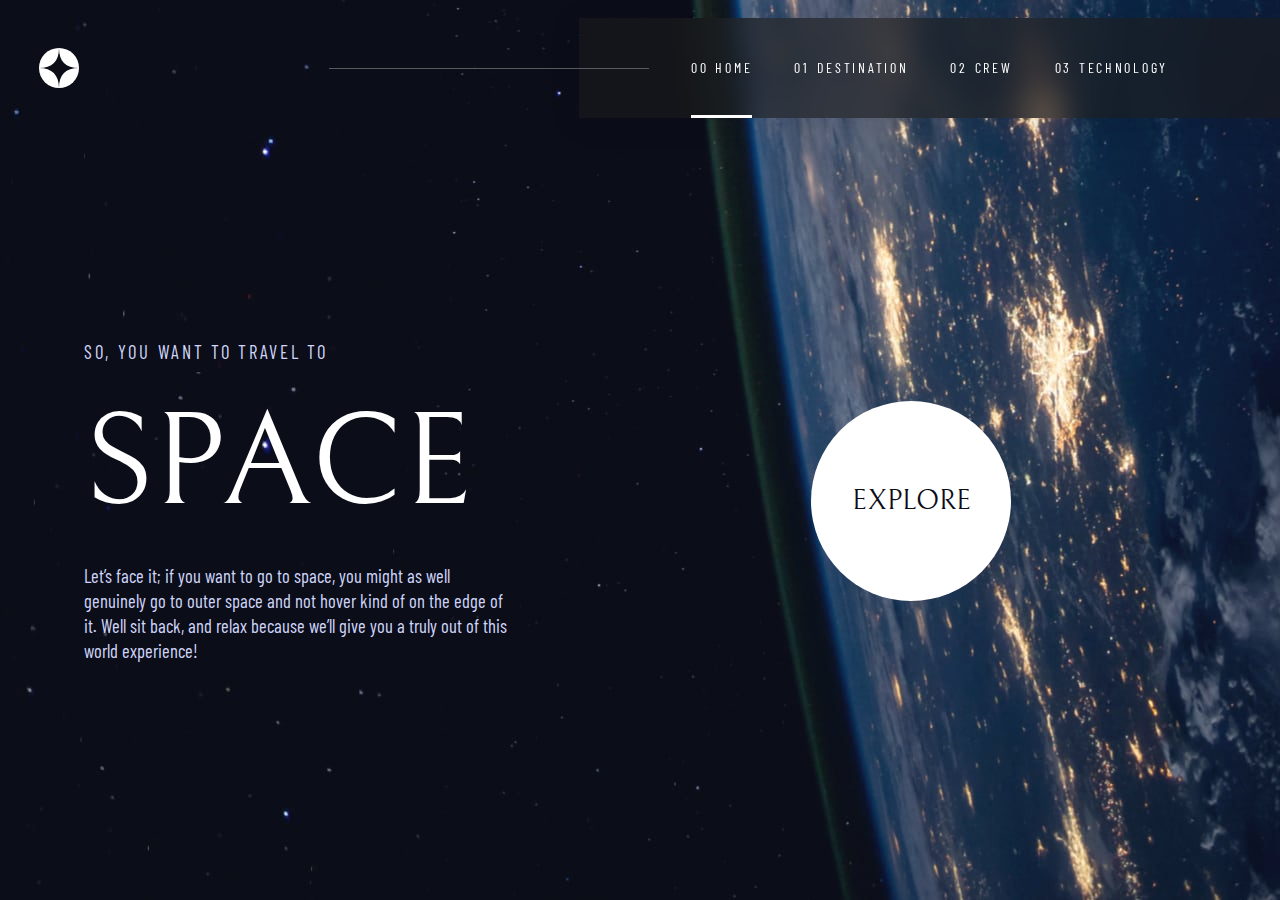
<file: starter-code/index.html>
<!DOCTYPE html>
<html lang="en">
  <head>
    <meta charset="UTF-8" />
    <meta name="viewport" content="width=device-width, initial-scale=1.0" />

    <link
      rel="icon"
      type="image/png"
      sizes="32x32"
      href="./assets/favicon-32x32.png"
    />

    <link rel="stylesheet" href="style.css" />
    <link rel="preconnect" href="https://fonts.googleapis.com" />
    <link rel="preconnect" href="https://fonts.gstatic.com" crossorigin />
    <link
      href="https://fonts.googleapis.com/css2?family=Barlow+Condensed&family=Bellefair&display=swap"
      rel="stylesheet"
    />

    <title>Frontend Mentor | Space tourism website</title>
  </head>
  <body class="homePage">
    <header class="topBar flex">
      <span class="logoBox flex">
        <img src="./assets/shared/logo.svg" alt="space logo" class="logoImg" />
      </span>
      <nav class="mainNav flex">
        <ul class="navList navText flex">
          <li class="navLi">
            <a href="#" class="navLink hoverUnderline hoverUnderlineActive"
              ><span class="navNumber">00</span>Home</a
            >
          </li>
          <li class="navLi">
            <a href="destination-moon.html" class="navLink hoverUnderline"
              ><span class="navNumber">01</span>Destination</a
            >
          </li>
          <li class="navLi">
            <a href="crew-commander.html" class="navLink hoverUnderline"
              ><span class="navNumber">02</span>Crew</a
            >
          </li>
          <li class="navLi">
            <a href="technology-vehicle.html" class="navLink hoverUnderline"
              ><span class="navNumber">03</span>Technology</a
            >
          </li>
        </ul>
        <span class="mobileOpen">
          <img
            src="./assets/shared/icon-hamburger.svg"
            alt="open menu"
            class="mobileMenu menuOpen"
            id="mobileMenuOpen"
          />
        </span>
        <div class="mobileNav">
          <img
            src="./assets/shared/icon-close.svg"
            alt="Close"
            class="mobileCloseBtn"
          />
          <ul class="navList flex mobileNavList">
            <li class="navLi Li" id="homeLiMobile">
              <a href="index.html" class="navLink navText">
                <span class="boldNumber">00</span>Home
              </a>
            </li>
            <li class="navLi companyLi" id="destinationLiMobile">
              <a href="destination-moon.html" class="navLink navText"
                ><span class="boldNumber">01</span>Destination
              </a>
            </li>
            <li class="navLi crewLi">
              <a href="crew-commander.html" class="navLink navText"
                ><span class="boldNumber">02</span>Crew</a
              >
            </li>
            <li class="navLi technologyLi">
              <a href="technology-vehicle.html" class="navLink navText"
                ><span class="boldNumber">03</span>Technology</a
              >
            </li>
          </ul>
        </div>
      </nav>
    </header>
    <main class="mainContainer flex">
      <div class="grid innerContainer homeInnerContainer">
        <div class="copyGridBox flex">
          <h2 class="mainSubtitle heading5">So, you want to travel to</h2>
          <h1 class="mainTitle heading1">Space</h1>
          <p class="sectionPara">
            Let’s face it; if you want to go to space, you might as well
            genuinely go to outer space and not hover kind of on the edge of it.
            Well sit back, and relax because we’ll give you a truly out of this
            world experience!
          </p>
        </div>
        <div class="buttonGridBox flex">
          <button
            class="exploreBtn"
            onclick="window.location.href = 'destination-moon.html' "
          >
            Explore
          </button>
        </div>
      </div>
    </main>
    <script src="script.js"></script>
  </body>
</html>
</file>
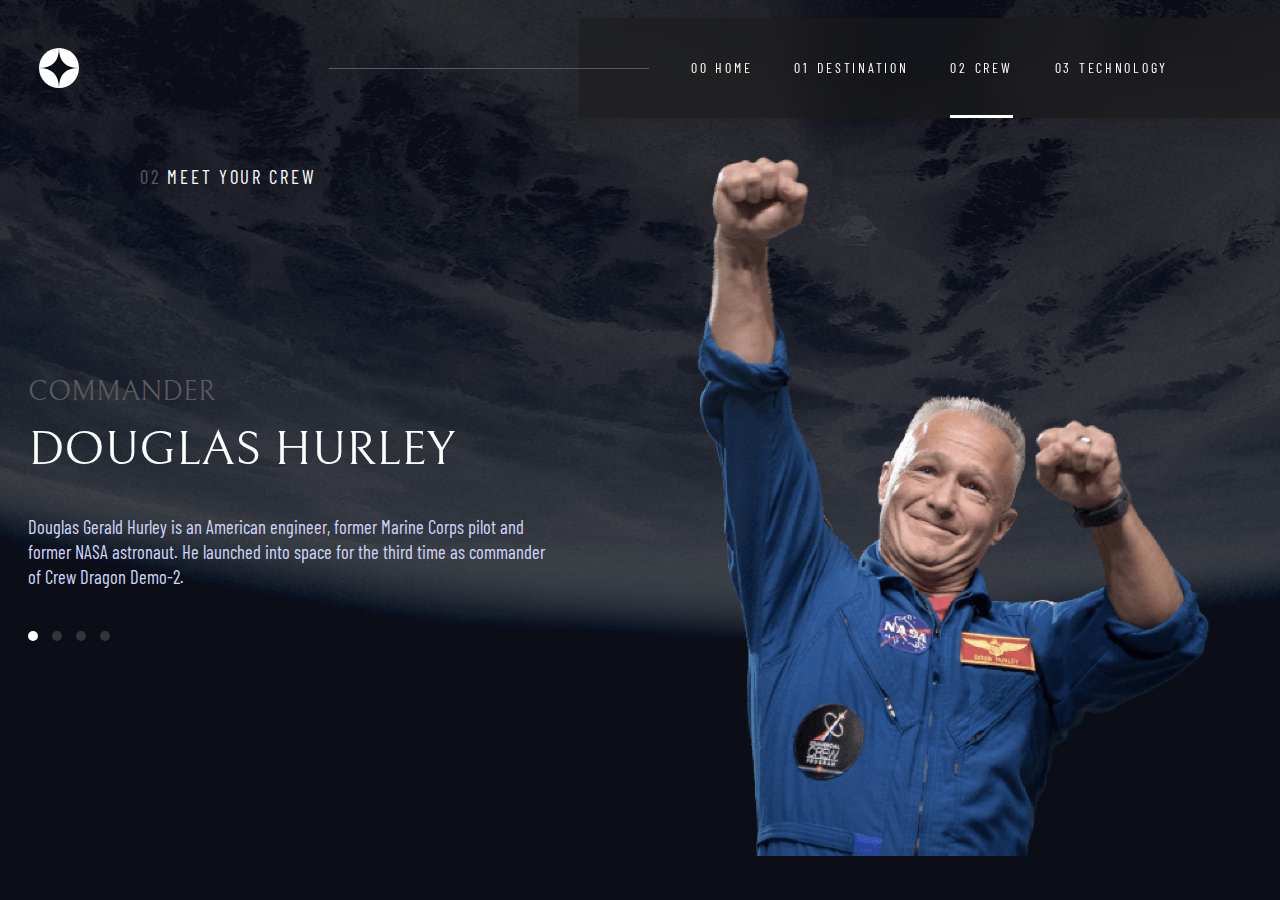
<file: starter-code/crew-commander.html>
<!DOCTYPE html>
<html lang="en">
  <head>
    <meta charset="UTF-8" />
    <meta name="viewport" content="width=device-width, initial-scale=1.0" />

    <link
      rel="icon"
      type="image/png"
      sizes="32x32"
      href="./assets/favicon-32x32.png"
    />

    <link rel="stylesheet" href="style.css" />
    <link rel="preconnect" href="https://fonts.googleapis.com" />
    <link rel="preconnect" href="https://fonts.gstatic.com" crossorigin />
    <link
      href="https://fonts.googleapis.com/css2?family=Barlow+Condensed&family=Bellefair&display=swap"
      rel="stylesheet"
    />

    <title>Frontend Mentor | Space tourism website</title>
  </head>
  <body class="crewPage">
    <header class="topBar flex">
      <span class="logoBox flex">
        <img src="./assets/shared/logo.svg" alt="space logo" class="logoImg" />
      </span>
      <nav class="mainNav flex">
        <ul class="navList navText flex">
          <li class="navLi">
            <a href="index.html" class="navLink hoverUnderline"
              ><span class="navNumber">00</span>Home</a
            >
          </li>
          <li class="navLi">
            <a href="destination-moon.html" class="navLink hoverUnderline"
              ><span class="navNumber">01</span>Destination</a
            >
          </li>
          <li class="navLi">
            <a href="#" class="navLink hoverUnderline hoverUnderlineActive"
              ><span class="navNumber">02</span>Crew</a
            >
          </li>
          <li class="navLi">
            <a href="technology-vehicle.html" class="navLink hoverUnderline"
              ><span class="navNumber">03</span>Technology</a
            >
          </li>
        </ul>
        <span class="mobileOpen">
          <img
            src="./assets/shared/icon-hamburger.svg"
            alt="open menu"
            class="mobileMenu menuOpen"
            id="mobileMenuOpen"
          />
        </span>
        <div class="mobileNav">
          <img
            src="./assets/shared/icon-close.svg"
            alt="Close"
            class="mobileCloseBtn"
          />
          <ul class="navList flex mobileNavList">
            <li class="navLi Li" id="homeLiMobile">
              <a href="index.html" class="navLink navText hoverUnderline">
                <span class="boldNumber">00</span>Home
              </a>
            </li>
            <li class="navLi companyLi" id="destinationLiMobile">
              <a
                href="destination-moon.html"
                class="navLink navText hoverUnderline"
                ><span class="boldNumber">01</span>Destination
              </a>
            </li>
            <li class="navLi crewLi">
              <a
                href="crew-commander.html"
                class="navLink navText hoverUnderline"
                ><span class="boldNumber">02</span>Crew</a
              >
            </li>
            <li class="navLi technologyLi">
              <a
                href="technology-vehicle.html"
                class="navLink navText hoverUnderline"
                ><span class="boldNumber">03</span>Technology</a
              >
            </li>
          </ul>
        </div>
      </nav>
    </header>
    <main class="crewMainContainer">
      <div class="grid innerContainer crewInnerContainer">
        <div class="titleGridBox flex">
          <h2 class="heading5">
            <span class="darkNumber">02</span>Meet your crew
          </h2>
        </div>
        <div class="artGridBox crewArtGridBox flex">
          <img
            class="crewImg"
            src="./assets/crew/image-douglas-hurley.png"
            alt="commander douglas "
          />
        </div>
        <div class="copyGridBox flex">
          <ul role="navigation" class="crewInnerNav flex">
            <li class="crewLi">
              <a href="crew-commander.html" class="crewLink activeCrewLink"></a>
            </li>
            <li class="crewLi">
              <a href="crew-specialist.html" class="crewLink"></a>
            </li>
            <li class="crewLi">
              <a href="crew-pilot.html" class="crewLink"></a>
            </li>
            <li class="crewLi">
              <a href="crew-engineer.html" class="crewLink"></a>
            </li>
          </ul>
          <h2 class="mainSubtitle heading4">Commander</h2>
          <h1 class="mainTitle heading3">Douglas Hurley</h1>
          <p class="sectionPara">
            Douglas Gerald Hurley is an American engineer, former Marine Corps
            pilot and former NASA astronaut. He launched into space for the
            third time as commander of Crew Dragon Demo-2.
          </p>
        </div>
      </div>
    </main>
    <script src="script.js"></script>
  </body>
</html>
</file>
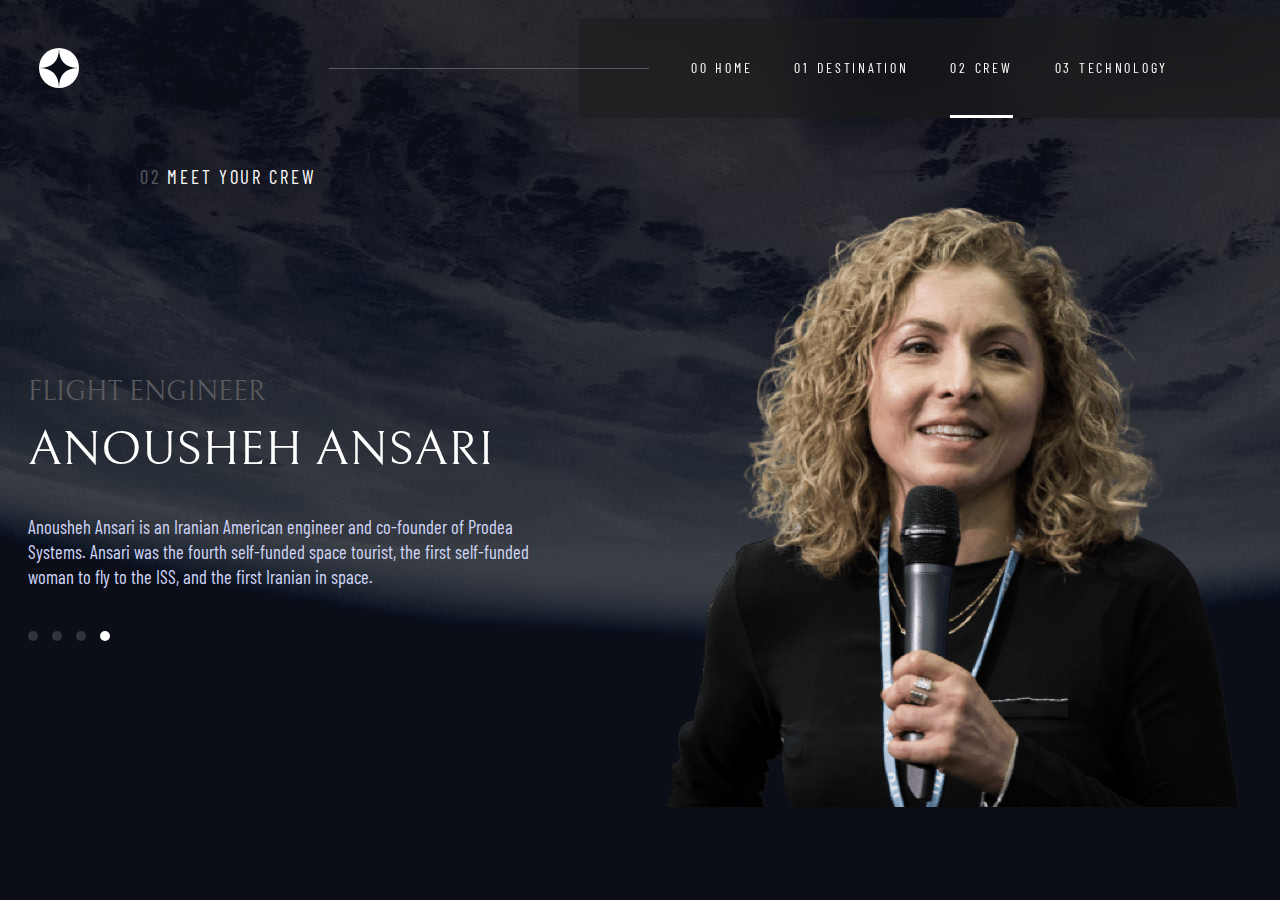
<file: starter-code/crew-engineer.html>
<!DOCTYPE html>
<html lang="en">
  <head>
    <meta charset="UTF-8" />
    <meta name="viewport" content="width=device-width, initial-scale=1.0" />

    <link
      rel="icon"
      type="image/png"
      sizes="32x32"
      href="./assets/favicon-32x32.png"
    />

    <link rel="stylesheet" href="style.css" />
    <link rel="preconnect" href="https://fonts.googleapis.com" />
    <link rel="preconnect" href="https://fonts.gstatic.com" crossorigin />
    <link
      href="https://fonts.googleapis.com/css2?family=Barlow+Condensed&family=Bellefair&display=swap"
      rel="stylesheet"
    />

    <title>Frontend Mentor | Space tourism website</title>
  </head>
  <body class="crewPage">
    <header class="topBar flex">
      <span class="logoBox flex">
        <img src="./assets/shared/logo.svg" alt="space logo" class="logoImg" />
      </span>
      <nav class="mainNav flex">
        <ul class="navList navText flex">
          <li class="navLi">
            <a href="index.html" class="navLink hoverUnderline"
              ><span class="navNumber">00</span>Home</a
            >
          </li>
          <li class="navLi">
            <a href="destination-moon.html" class="navLink hoverUnderline"
              ><span class="navNumber">01</span>Destination</a
            >
          </li>
          <li class="navLi">
            <a
              href="crew-commander.html"
              class="navLink hoverUnderline hoverUnderlineActive"
              ><span class="navNumber">02</span>Crew</a
            >
          </li>
          <li class="navLi">
            <a href="technology-vehicle.html" class="navLink hoverUnderline"
              ><span class="navNumber">03</span>Technology</a
            >
          </li>
        </ul>
        <span class="mobileOpen">
          <img
            src="./assets/shared/icon-hamburger.svg"
            alt="open menu"
            class="mobileMenu menuOpen"
            id="mobileMenuOpen"
          />
        </span>
        <div class="mobileNav">
          <img
            src="./assets/shared/icon-close.svg"
            alt="Close"
            class="mobileCloseBtn"
          />
          <ul class="navList flex mobileNavList">
            <li class="navLi Li" id="homeLiMobile">
              <a href="index.html" class="navLink navText hoverUnderline">
                <span class="boldNumber">00</span>Home
              </a>
            </li>
            <li class="navLi companyLi" id="destinationLiMobile">
              <a
                href="destination-moon.html"
                class="navLink navText hoverUnderline"
                ><span class="boldNumber">01</span>Destination
              </a>
            </li>
            <li class="navLi crewLi">
              <a
                href="crew-commander.html"
                class="navLink navText hoverUnderline"
                ><span class="boldNumber">02</span>Crew</a
              >
            </li>
            <li class="navLi technologyLi">
              <a
                href="technology-vehicle.html"
                class="navLink navText hoverUnderline"
                ><span class="boldNumber">03</span>Technology</a
              >
            </li>
          </ul>
        </div>
      </nav>
    </header>
    <main class="crewMainContainer">
      <div class="grid innerContainer crewInnerContainer">
        <div class="titleGridBox flex">
          <h2 class="heading5">
            <span class="darkNumber">02</span>Meet your crew
          </h2>
        </div>
        <div class="artGridBox crewArtGridBox flex">
          <img
            class="crewImg"
            src="./assets/crew/image-anousheh-ansari.png"
            alt="engineer Anousheh "
          />
        </div>
        <div class="copyGridBox flex">
          <ul role="navigation" class="crewInnerNav flex">
            <li class="crewLi">
              <a href="crew-commander.html" class="crewLink"></a>
            </li>
            <li class="crewLi">
              <a href="crew-specialist.html" class="crewLink"></a>
            </li>
            <li class="crewLi">
              <a href="crew-pilot.html" class="crewLink"></a>
            </li>
            <li class="crewLi">
              <a href="crew-engineer.html" class="crewLink activeCrewLink"></a>
            </li>
          </ul>
          <h2 class="mainSubtitle heading4">Flight Engineer</h2>
          <h1 class="mainTitle heading3">Anousheh Ansari</h1>
          <p class="sectionPara">
            Anousheh Ansari is an Iranian American engineer and co-founder of
            Prodea Systems. Ansari was the fourth self-funded space tourist, the
            first self-funded woman to fly to the ISS, and the first Iranian in
            space.
          </p>
        </div>
      </div>
    </main>
    <script src="script.js"></script>
  </body>
</html>
</file>
<file: starter-code/style.css>
/* Box sizing rules */
*,
*::before,
*::after {
  box-sizing: border-box;
}

/* Remove default margin */
* {
  margin: 0;
  padding: 0;
  font: inherit;
}

/* Remove list styles on ul, ol elements with a list role, which suggests default styling will be removed */
ul[role="list"],
ol[role="list"] {
  list-style: none;
}

/* Set core root defaults */
html:focus-within {
  scroll-behavior: smooth;
}

/* Set core body defaults */
body {
  height: 100%;
  width: 100%;
  text-rendering: optimizeSpeed;
  line-height: 1.5;
}

/* A elements that don't have a class get default styles */
a:not([class]) {
  text-decoration-skip-ink: auto;
}

/* Make images easier to work with */
img,
picture,
svg {
  max-width: 100%;
  display: block;
}

/* Remove all animations, transitions and smooth scroll for people that prefer not to see them */
@media (prefers-reduced-motion: reduce) {
  html:focus-within {
    scroll-behavior: auto;
  }

  *,
  *::before,
  *::after {
    animation-duration: 0.01ms !important;
    animation-iteration-count: 1 !important;
    transition-duration: 0.01ms !important;
    scroll-behavior: auto !important;
  }
}

/* page styling */

:root {
  --dark-blue: #0b0d17;
  --light-blue: #d0d6f9;
  --white: #ffffff;
  --darkGray: #595a5e;
}

html {
  font-size: 12px;
}

.homePage {
  background-color: var(--dark-blue);
  color: var(--white);
  background-image: url("./assets/home/background-home-mobile.jpg");
  background-position: bottom;
  background-size: cover;
  background-repeat: no-repeat;
  min-height: 100vh;
  width: 100vw;
  overflow-x: hidden;
}

.flex {
  display: flex;
}

.grid {
  display: grid;
}

.heading1,
.heading2,
.heading3,
.heading4,
.subheading1,
.exploreBtn {
  font-family: "Bellefair", serif;
}

.heading5,
.subheading2,
.navText,
.sectionPara {
  font-family: "Barlow Condensed", sans-serif;
}

.heading1 {
  font-size: 6.67rem;
  text-transform: uppercase;
}

.heading2 {
  font-size: 6.25rem;
  text-transform: uppercase;
}

.heading3 {
  font-size: 2.5rem;
  text-transform: uppercase;
}

.heading4 {
  color: var(--darkGray);
  font-size: 1.5rem;
  text-transform: uppercase;
}

.heading5 {
  letter-spacing: 2.7px;
  font-size: 1.33rem;
  color: var(--light-blue);
  text-transform: uppercase;
}

.subheading1 {
  font-size: 1.75rem;
  text-transform: uppercase;
}

.subheading2 {
  letter-spacing: 2.35px;
  font-size: 0.875rem;
  text-transform: uppercase;
  color: var(--light-blue);
}

.navText {
  font-size: 1.33rem;
  letter-spacing: 2.7px;
}

.sectionPara {
  color: var(--light-blue);
  font-size: 1.33rem;
  line-height: 25px;
}

.darkNumber {
  color: var(--darkGray);
  margin-right: 0.5rem;
}

/* general styling */

.topBar {
  width: 100%;
  height: 70px;
  padding: 1rem 1.5rem;
  align-items: center;
  justify-content: space-between;
}

.logoBox {
  padding: 0px;
  z-index: 25;
}

.logoImg {
  width: 40px;
  height: 40px;
}

.mainNav {
  height: 100%;
  align-items: center;
}

.navList {
  display: none;
  align-items: center;
  column-gap: 3rem;
  font-size: 1rem;
  color: var(--white);
  list-style-type: none;
}

.navLi {
  font-size: inherit;
  text-transform: uppercase;
}

.destiNavLink,
.navLink {
  color: inherit;
  text-decoration: none;
}

.navLink:visited {
  color: inherit;
}

.hoverUnderline {
  position: relative;
}

.hoverUnderline:after {
  display: none;
  content: "";
  position: absolute;
  width: 100%;
  /*transform: scaleX(0);*/
  height: 2.5px;
  bottom: 0;
  left: 0;
  background-color: var(--white);
  opacity: 0.5; /*
  transform-origin: bottom right;
  transition: transform 0.25s ease-out;*/
}

.hoverUnderline:hover:after,
.hoverUnderline:active:after,
.hoverUnderline:focus:after {
  display: block;
}

.hoverUnderline:active:after,
.hoverUnderline:focus:after {
  opacity: 1;
}

.hoverUnderlineActive {
  position: relative;
}

.hoverUnderlineActive:after {
  display: block;
  content: "";
  position: absolute;
  width: 100%;
  /*transform: scaleX(0);*/
  height: 2.5px;
  bottom: 0;
  left: 0;
  background-color: var(--white);
  opacity: 1; /*
    transform-origin: bottom right;
    transition: transform 0.25s ease-out;*/
}

.mobileNav .mobileMenu {
  width: 24px;
  height: auto;
  cursor: pointer;
}

.menuOpen,
.mobileCloseBtn {
  max-height: 40px;
  cursor: pointer;
}

.mobileNav {
  position: fixed;

  z-index: 50;
  right: 0px;
  top: 0;
  bottom: 0;
  height: 100vh;
  width: 50vw;
  min-width: 120px;
  max-width: 400px;
  display: flex;
  flex-direction: column;
  align-items: flex-end;
  padding: 2.5rem;
  background-color: var(--dark-blue);

  background: rgba(11, 13, 23, 0.17);
  box-shadow: 0 4px 30px rgba(11, 13, 23, 0.1);
  backdrop-filter: blur(15px);
  -webkit-backdrop-filter: blur(15px);

  transform-origin: 0% 0%;
  transform: translate(100%, 0);
  transition: transform 0.25s ease-in-out;
}

.mobileNav.active {
  transform: none;
}

.mobileNavList {
  display: flex;
  flex-direction: column;
  width: 100%;
  row-gap: 1rem;
  text-align: left;
  margin-top: 4rem;
}

.mobileNavList li {
  width: 100%;
  padding: 0px 1rem;
  margin: 0.75rem 0px;
}

.boldNumber {
  font-weight: 900;
  margin-right: 1rem;
}

.navNumber {
  display: none;
  margin-right: 0.5rem;
}

.hidden {
  display: none;
}

/* INDEX STYLING */
/* main container */

.mainContainer {
  width: 100vw;
  height: 100%;
  padding: 2rem;
  justify-self: center;
}

.innerContainer {
  grid-template-columns: 1fr;
  row-gap: 3rem;
  height: 100%;
  width: 100%;
  justify-items: center;
}

.copyGridBox {
  flex-direction: column;
  align-items: center;
  text-align: center;
  padding: 1rem 3rem;
  max-width: 600px;
}

.buttonGridBox {
  width: 100%;
  height: 100%;
  justify-content: center;
  align-items: center;
}

.exploreBtn {
  box-shadow: none;
  border: none;
  border-radius: 100%;
  padding: 1rem;
  width: 150px;
  height: 150px;
  background-color: var(--white);
  color: var(--dark-blue);
  text-transform: uppercase;
  font-size: 1.75rem;
  cursor: pointer;
}

.exploreBtn:hover {
  box-shadow: 0 0 0 3.5rem rgba(22, 22, 22, 0.35);
}

/* DESTINATION MOON STYLING */
.destiMainContainer {
  width: 100vw;
  padding: 1rem;
}

.destinationPage {
  background-color: var(--dark-blue);
  color: var(--white);
  background-image: url("./assets/destination/background-destination-mobile.jpg");
  background-position: top;
  background-size: cover;
  background-repeat: no-repeat;
  width: 100vw;
  overflow-x: hidden;
}

.titleGridBox {
  width: 100%;
  justify-content: center;
  align-items: center;
}

.titleGridBox .heading5 {
  color: var(--white);
}

.artGridBox {
  padding-top: 2rem;
  justify-content: center;
  align-items: center;
}

.artGridBox img {
  width: 170px;
  height: 170px;
}

.destinationInnerNav {
  list-style-type: none;
  align-items: center;
  justify-content: center;
  column-gap: 2rem;
  width: 100%;
  padding: 0px;
  padding-bottom: 2rem;
  color: var(--light-blue);
}

.destiNavLink {
  text-decoration: none;
  padding-bottom: 4px;
}

.destiNavLink:visited {
  color: inherit;
  text-decoration: none;
}

.destiNavLink:hover,
.destiNavLink:active,
.destiNavLink:focus {
  color: var(--white);
}

.destiStatsContainer {
  position: relative;
  margin-top: 2rem;
  padding-top: 2rem;
  width: 100%;
  flex-direction: column;
  row-gap: 1rem;
  align-items: center;
}

.destiStatsContainer:before {
  display: block;
  content: "";
  position: absolute;
  width: 100%;
  height: 1px;
  top: 0;
  left: 0;
  background-color: var(--darkGray);
}

.destiStatBox {
  width: 100%;
  flex-direction: column;
  align-items: center;
  row-gap: 0.5rem;
}

/* CREW STYLING START */

.crewPage {
  background-color: var(--dark-blue);
  color: var(--white);
  background-image: url("./assets/crew/background-crew-mobile.jpg");
  background-position: center;
  background-size: cover;
  background-repeat: no-repeat;
  height: 100vh;
  min-height: 700px;
  width: 100vw;
  overflow-x: hidden;
}

.crewMainContainer {
  width: 100vw;
  padding: 2rem;
}

.crewInnerContainer {
  row-gap: 3rem;
}

.crewArtGridBox {
  padding: 0px;
  width: 100%;
  max-height: 250px;
  min-height: 225px;
  border-bottom: 0.85px solid var(--darkGray);
}

.crewArtGridBox img {
  height: 100%;
  width: auto;
}

/*crew inner nav */
.crewInnerNav {
  column-gap: 1rem;
}

.crewLi {
  display: flex;
  align-items: center;
}

.crewLink {
  width: 10px;
  height: 10px;
  border-radius: 100%;
  background-color: var(--darkGray);
  opacity: 0.5;
}

.activeCrewLink {
  background-color: var(--white);
  opacity: 1;
}

.crewInnerContainer .copyGridBox .mainTitle {
  margin-bottom: 2rem;
}

.crewInnerContainer .copyGridBox .mainSubtitle {
  margin-top: 2rem;
}

/* CREW STYLING END */

/* TECH STYLING*/

.techPage {
  background-color: var(--dark-blue);
  color: var(--white);
  background-image: url("./assets/technology/background-technology-mobile.jpg");
  background-position: center;
  background-size: cover;
  background-repeat: no-repeat;
  min-height: 100vh;
  width: 100vw;
  overflow-x: hidden;
}

.techMainContainer {
  padding: 0rem;
}

.techInnerContainer {
  margin-top: 2rem;
  padding: 0rem;
  width: 100%;
}

.techInnerContainer .titleGridBox,
.techInnerContainer .copyGridBox {
  padding: 0rem 3rem;
}

.techArtGridBox {
  width: 100%;
  padding: 0rem;
}

.techArtGridBox img {
  width: 100%;
  height: auto;
}

.techInnerNav {
  column-gap: 1.5rem;
  margin: 2rem 0rem;
  list-style-type: none;
}

.techLink {
  text-decoration: none;
  width: 45px;
  height: 45px;
  display: flex;
  align-items: center;
  justify-content: center;
  border-radius: 100%;
  background-color: transparent;
  border: 1px solid var(--darkGray);
  color: var(--white);
  font-size: 1rem;
}

.activeTechLink {
  border: none;
  background-color: var(--white);
  color: var(--dark-blue);
}

/* TECH STYLING END */

/* MEDIA QUERIES */

@media only screen and (min-width: 400px) {
  .homePage {
    background-image: url("./assets/home/background-home-tablet.jpg");
  }

  .destinationPage {
    background-image: url("./assets/destination/background-destination-tablet.jpg");
  }

  .crewPage {
    background-image: url("./assets/crew/background-crew-tablet.jpg");
  }

  .techPage {
    background-image: url("./assets/technology/background-technology-tablet.jpg");
  }
}

@media only screen and (min-width: 768px) {
  html {
    font-size: 14px;
  }

  .heading1 {
    font-size: 9rem;
    text-transform: uppercase;
  }

  .heading2 {
    font-size: 7.25rem;
    text-transform: uppercase;
  }

  .heading3 {
    font-size: 3.5rem;
    text-transform: uppercase;
  }

  .heading4 {
    font-size: 2rem;
  }

  .heading5 {
    letter-spacing: 2.7px;
    font-size: 1.33rem;
    color: var(--light-blue);
    text-transform: uppercase;
  }

  .subheading1 {
    font-size: 2rem;
  }

  .subheading2 {
    font-size: 1rem;
  }

  /* navigation */
  .topBar {
    padding: 0px;
    margin-bottom: 2rem;
  }

  .mobileOpen {
    display: none;
  }

  .logoBox {
    padding: 1rem 1.5rem;
  }

  .mainNav {
    background: rgba(27, 26, 26, 0.6);
    box-shadow: 0 4px 30px rgba(11, 13, 23, 0.1);
    backdrop-filter: blur(15px);
    -webkit-backdrop-filter: blur(15px);
  }

  .navList {
    display: flex;
    padding: 0rem 3rem;
    height: 100%;
    align-items: center;
  }

  .mainNav .navList .navLi,
  .mainNav .navList .navLink {
    display: flex;
    height: 100%;
    align-items: center;
  }

  .mobileNav {
    display: none;
  }

  /*destination page*/

  .titleGridBox {
    max-width: 600px;
    width: 100%;
    justify-content: flex-start;
    align-items: center;
  }

  .artGridBox {
    padding-top: 2rem;
    justify-content: center;
    align-items: center;
  }

  .artGridBox img {
    width: 300px;
    height: 300px;
  }

  .destiStatsContainer {
    margin-top: 4rem;
    padding-top: 4rem;
    width: 100%;
    flex-direction: row;
    column-gap: 2.5rem;
    align-items: center;
  }

  /* crew page*/

  .crewMainContainer {
    width: 100vw;
    padding: 2rem;
    padding-bottom: 0rem;
  }

  .crewInnerContainer {
    row-gap: 0rem;
  }

  .crewInnerContainer .copyGridBox {
    margin-bottom: 2rem;
  }

  .crewArtGridBox {
    grid-row: 3;
    padding: 0px;
    width: 100%;
    max-height: 600px;
    min-height: 500px;
    border: none;
  }

  .crewArtGridBox img {
    height: 572px;
    width: auto;
  }

  .crewInnerNav {
    padding-top: 3rem;
    order: 3;
  }

  /* tech styling */

  .techArtGridBox img {
    width: 100%;
    height: auto;
  }

  .techInnerContainer {
    margin-bottom: 3rem;
  }
}

@media only screen and (min-width: 900px) {
  .heading1 {
    font-size: 9.375rem;
    text-transform: uppercase;
  }

  .heading2 {
    font-size: 6.25rem;
    text-transform: uppercase;
  }

  .heading3 {
    font-size: 3.5rem;
    text-transform: uppercase;
  }

  .heading4 {
    font-size: 2rem;
  }

  .heading5 {
    letter-spacing: 2.7px;
    font-size: 1.33rem;
    color: var(--light-blue);
    text-transform: uppercase;
  }

  .navNumber {
    display: inline-block;
  }

  .homePage {
    background-image: url("./assets/home/background-home-desktop.jpg");
  }

  .destinationPage {
    background-image: url("./assets/destination/background-destination-desktop.jpg");
  }

  .crewPage {
    background-image: url("./assets/crew/background-crew-desktop.jpg");
  }

  .techPage {
    background-image: url("./assets/technology/background-technology-desktop.jpg");
  }

  .topBar {
    padding: 1.25rem 0px 1.25rem 1.25rem;
    height: 15vh;
    min-height: 120px;
    margin-bottom: 2rem;
  }

  .mainNav {
    position: relative;
  }

  .mainNav:before {
    display: block;
    content: "";
    position: absolute;
    width: 25vw;
    /*transform: scaleX(0);*/
    height: 0.75px;
    bottom: 0;
    top: 50%;
    right: 90%;
    background-color: var(--darkGray);
    opacity: 1;
  }

  .mainNav .navList {
    margin: 0px 5rem;
  }

  /* home styling */
  .mainContainer {
    width: 100vw;
    min-height: 75vh;
    height: 100%;
    padding: 6rem;
    justify-self: center;
    align-items: center;
  }

  .homeInnerContainer {
    grid-template-columns: 500px 1fr;
    justify-items: center;
    align-items: center;
    column-gap: 3rem;
    height: 100%;
    width: 100%;
    /*justify-items: center;*/
  }

  .copyGridBox {
    flex-direction: column;
    align-items: flex-start;
    text-align: left;
    padding: 0px;
    padding-right: 5rem;
  }

  .buttonGridBox {
    width: 100%;
    height: 100%;
    justify-content: center;
    align-items: center;
  }

  .exploreBtn {
    width: 200px;
    height: 200px;

    font-size: 2rem;
  }

  .exploreBtn:hover {
    box-shadow: 0 0 0 3.5rem rgba(22, 22, 22, 0.35);
  }

  /* desti styling */

  .destiMainContainer {
    padding: 0px 1rem 4rem;
  }

  .destiInnerContainer {
    grid-template-columns: repeat(2, minmax(400px, 1fr));
    column-gap: 2rem;
  }

  .destiInnerContainer .titleGridBox {
    max-width: 1000px;
    grid-column: 1 / 3;
    grid-row: 1;
  }

  .destiInnerContainer .copyGridBox {
    grid-column: 2;
  }

  .destinationInnerNav {
    justify-content: flex-start;
  }

  .destiInnerContainer .artGridBox {
    padding: 0px;
    grid-column: 1;
  }

  .destiInnerContainer .artGridBox img {
    width: 400px;
    height: 400px;
  }

  /* crew styling */

  .crewPage {
    min-height: 500px;
  }

  .crewPage .topBar {
    margin-bottom: 0px;
  }

  .crewInnerContainer {
    grid-template-columns: repeat(2, minmax(400px, 1fr));
    column-gap: 2rem;
  }

  .crewInnerContainer .titleGridBox {
    max-width: 1000px;
    grid-column: 1 / 3;
    grid-row: 1;
  }

  .crewInnerContainer .copyGridBox {
    grid-column: 1;
    grid-row: 2;
    justify-content: center;
  }

  .crewInnerContainer .artGridBox {
    padding: 0px;
    grid-column: 2;
    grid-row: 2;
  }

  .crewInnerContainer .artGridBox img {
    width: auto;
    height: auto;
  }

  .crewInnerContainer .crewArtGridBox {
    width: 100%;
    height: 70vh;
    min-height: 50px;
    max-height: 750px;
  }

  /* tech styling */

  .techInnerContainer {
    grid-template-columns: 1fr 450px;
    column-gap: 3rem;
    padding-bottom: 3rem;
  }

  .techInnerContainer .copyGridBox {
    padding: 0rem;
    padding-left: 3rem;
    grid-row: 2;
    grid-column: 1;
    justify-content: center;
    display: grid;
    grid-template-columns: 120px 1fr;
    grid-auto-rows: min-content;
    align-items: center;
    align-content: center;
  }

  .techInnerContainer .copyGridBox .techInnerNav {
    flex-direction: column;
    row-gap: 1.25rem;
    grid-column: 1;
    grid-row: 1 / 4;
  }

  .techLink {
    text-decoration: none;
    width: 60px;
    height: 60px;
    font-size: 1rem;
  }

  .techInnerContainer .copyGridBox .mainSubtitle,
  .techInnerContainer .copyGridBox .mainTitle,
  .techInnerContainer .copyGridBox .sectionPara {
    grid-column: 2;
  }

  .techArtGridBox {
    padding: 0rem;
    grid-column: 2;
    grid-row: 2;
    align-items: flex-end;
  }
}
</file>
